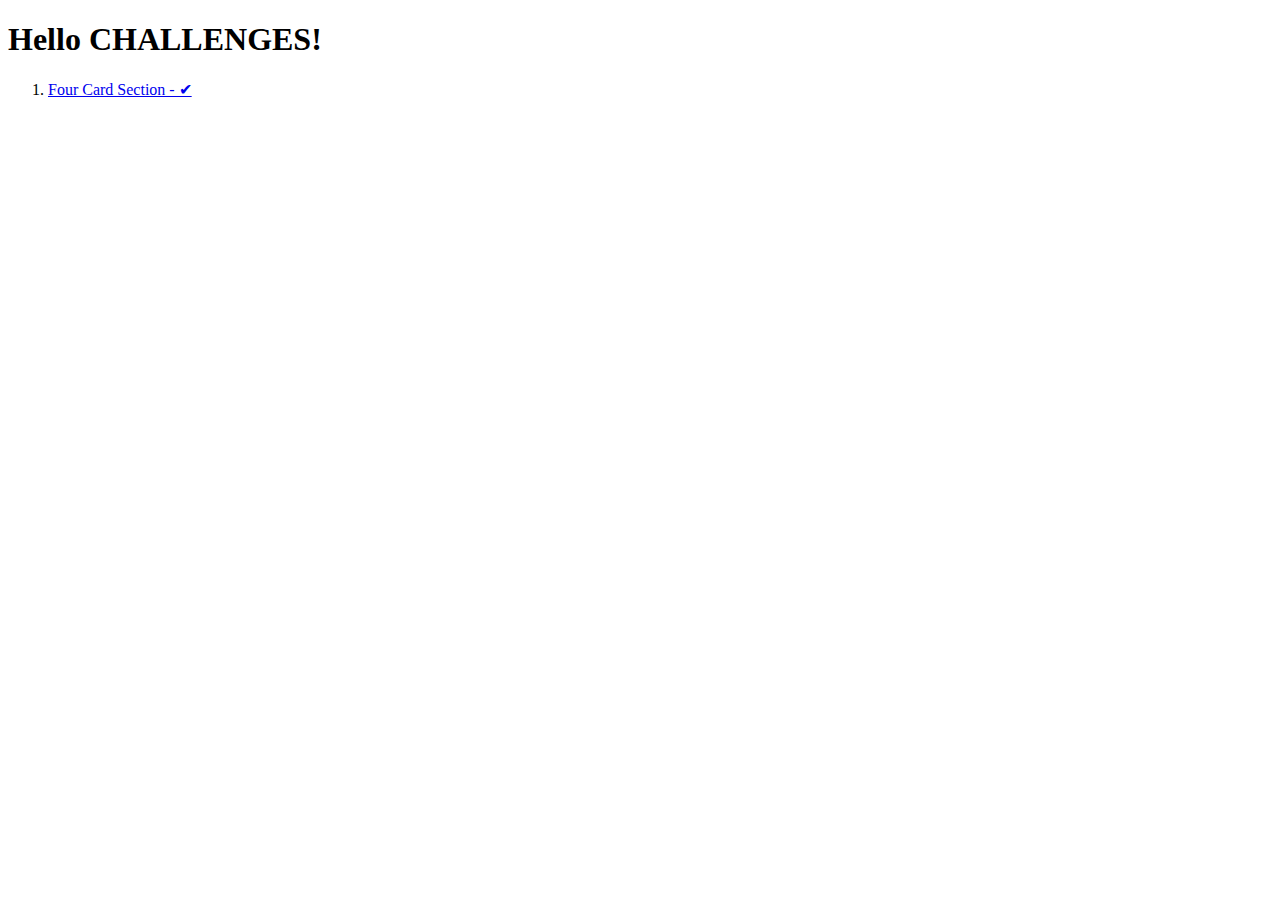
<file: index.html>
<!DOCTYPE html>
<html lang="en">
  <head>
    <meta charset="UTF-8" />
    <meta name="viewport" content="width=device-width, initial-scale=1.0" />
    <title>CHALLENGES Index Page</title>
  </head>
  <body>
    <h1>Hello CHALLENGES!</h1>

    <ol>
      <li>
        <a href="/four-card-feature-section-master/index.html"
          >Four Card Section - ✔</a
        >
      </li>
    </ol>
  </body>
</html>
</file>
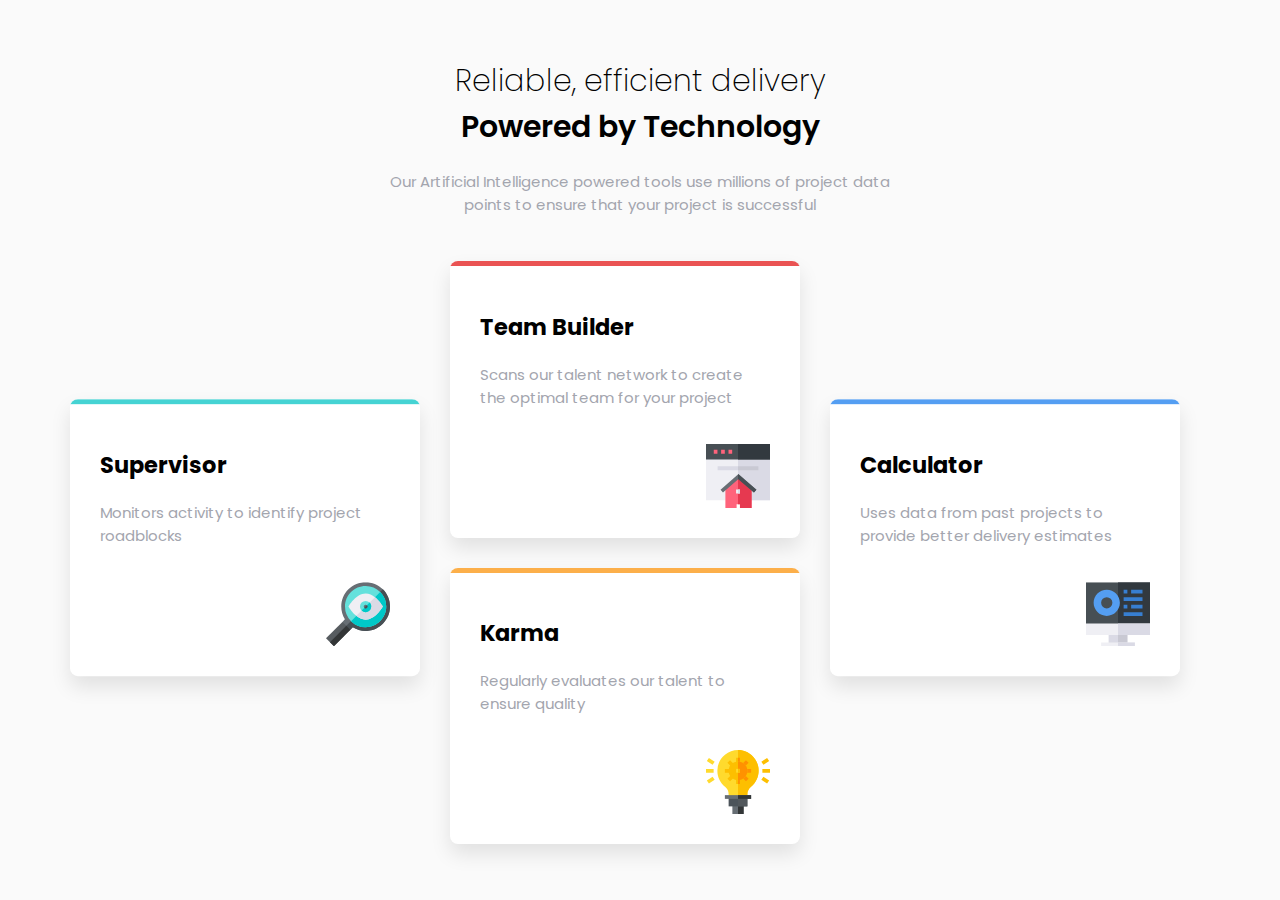
<file: four-card-feature-section-master/index.html>
<!DOCTYPE html>
<html lang="en">
  <head>
    <meta charset="UTF-8" />
    <meta name="viewport" content="width=device-width, initial-scale=1.0" />
    <!-- displays site properly based on user's device -->

    <link
      rel="icon"
      type="image/png"
      sizes="32x32"
      href="./images/favicon-32x32.png"
    />

    <link rel="stylesheet" href="style.css" />

    <title>Frontend Mentor | Four card feature section</title>
  </head>
  <body>
    <header>
      <h1>
        Reliable, efficient delivery
        <span>Powered by Technology</span>
      </h1>

      <p>
        Our Artificial Intelligence powered tools use millions of project data
        points to ensure that your project is successful
      </p>
    </header>

    <div class="container">
      <div class="box box-cyan box-push">
        <h2>
          Supervisor
        </h2>
        <p>
          Monitors activity to identify project roadblocks
        </p>
        <img src="images/icon-supervisor.svg" alt="" srcset="" />
      </div>

      <div class="box box-red">
        <h2>
          Team Builder
        </h2>
        <p>
          Scans our talent network to create the optimal team for your project
        </p>
        <img src="images/icon-team-builder.svg" alt="" srcset="" />
      </div>

      <div class="box box-blue box-push">
        <h2>
          Calculator
        </h2>
        <p>
          Uses data from past projects to provide better delivery estimates
        </p>
        <img src="images/icon-calculator.svg" alt="" srcset="" />
      </div>

      <div class="box box-orange">
        <h2>
          Karma
        </h2>
        <p>
          Regularly evaluates our talent to ensure quality
        </p>
        <img src="images/icon-karma.svg" alt="" srcset="" />
      </div>
    </div>
  </body>
</html>
</file>
<file: four-card-feature-section-master/style.css>
@import url("https://fonts.googleapis.com/css2?family=Poppins:wght@200;400;600&display=swap");

* {
  box-sizing: border-box;
  /* margin: 0;
  padding: 0; */
}

body {
  font-family: "Poppins", sans-serif;
  background-color: hsl(0, 0%, 98%);
  font-size: 15px;
}

header {
  max-width: 500px;
  margin: 0 auto;
  padding: 30px 0;

  text-align: center;
}

h1 {
  font-weight: 200;
}

h1 span {
  font-weight: 600;
}

p {
  color: hsl(229, 6%, 66%);
}

.container {
  max-width: 1220px;
  margin: 0 auto;

  display: flex;
  flex-wrap: wrap;
  justify-content: center;
}

.box {
  position: relative;

  background-color: #fff;
  max-width: 350px;
  margin-right: 30px;
  margin-bottom: 30px;
  padding: 30px;

  /* border-top: 5px hsl(0, 78%, 62%) solid; */
  border-radius: 8px;
  box-shadow: 0px 10px 20px 0px rgba(0, 0, 0, 0.1);

  overflow: hidden;
}

.box-push {
  transform: translateY(50%);
}

.box::after {
  content: "";
  position: absolute;
  top: 0;
  left: 0;

  height: 5px;
  width: 100%;
}

.box-red::after {
  background-color: hsl(0, 78%, 62%);
}

.box-cyan::after {
  background-color: hsl(180, 62%, 55%);
}

.box-orange::after {
  background-color: hsl(34, 97%, 64%);
}

.box-blue::after {
  background-color: hsl(212, 86%, 64%);
}

.box img {
  display: block;
  margin-left: auto;
  padding-top: 20px;
}

@media (max-width: 775px) {
  .box-push {
    transform: translateY(0);
  }
}

@media (max-width: 375px) {
  .box {
    margin-right: 0;
  }
}
</file>
